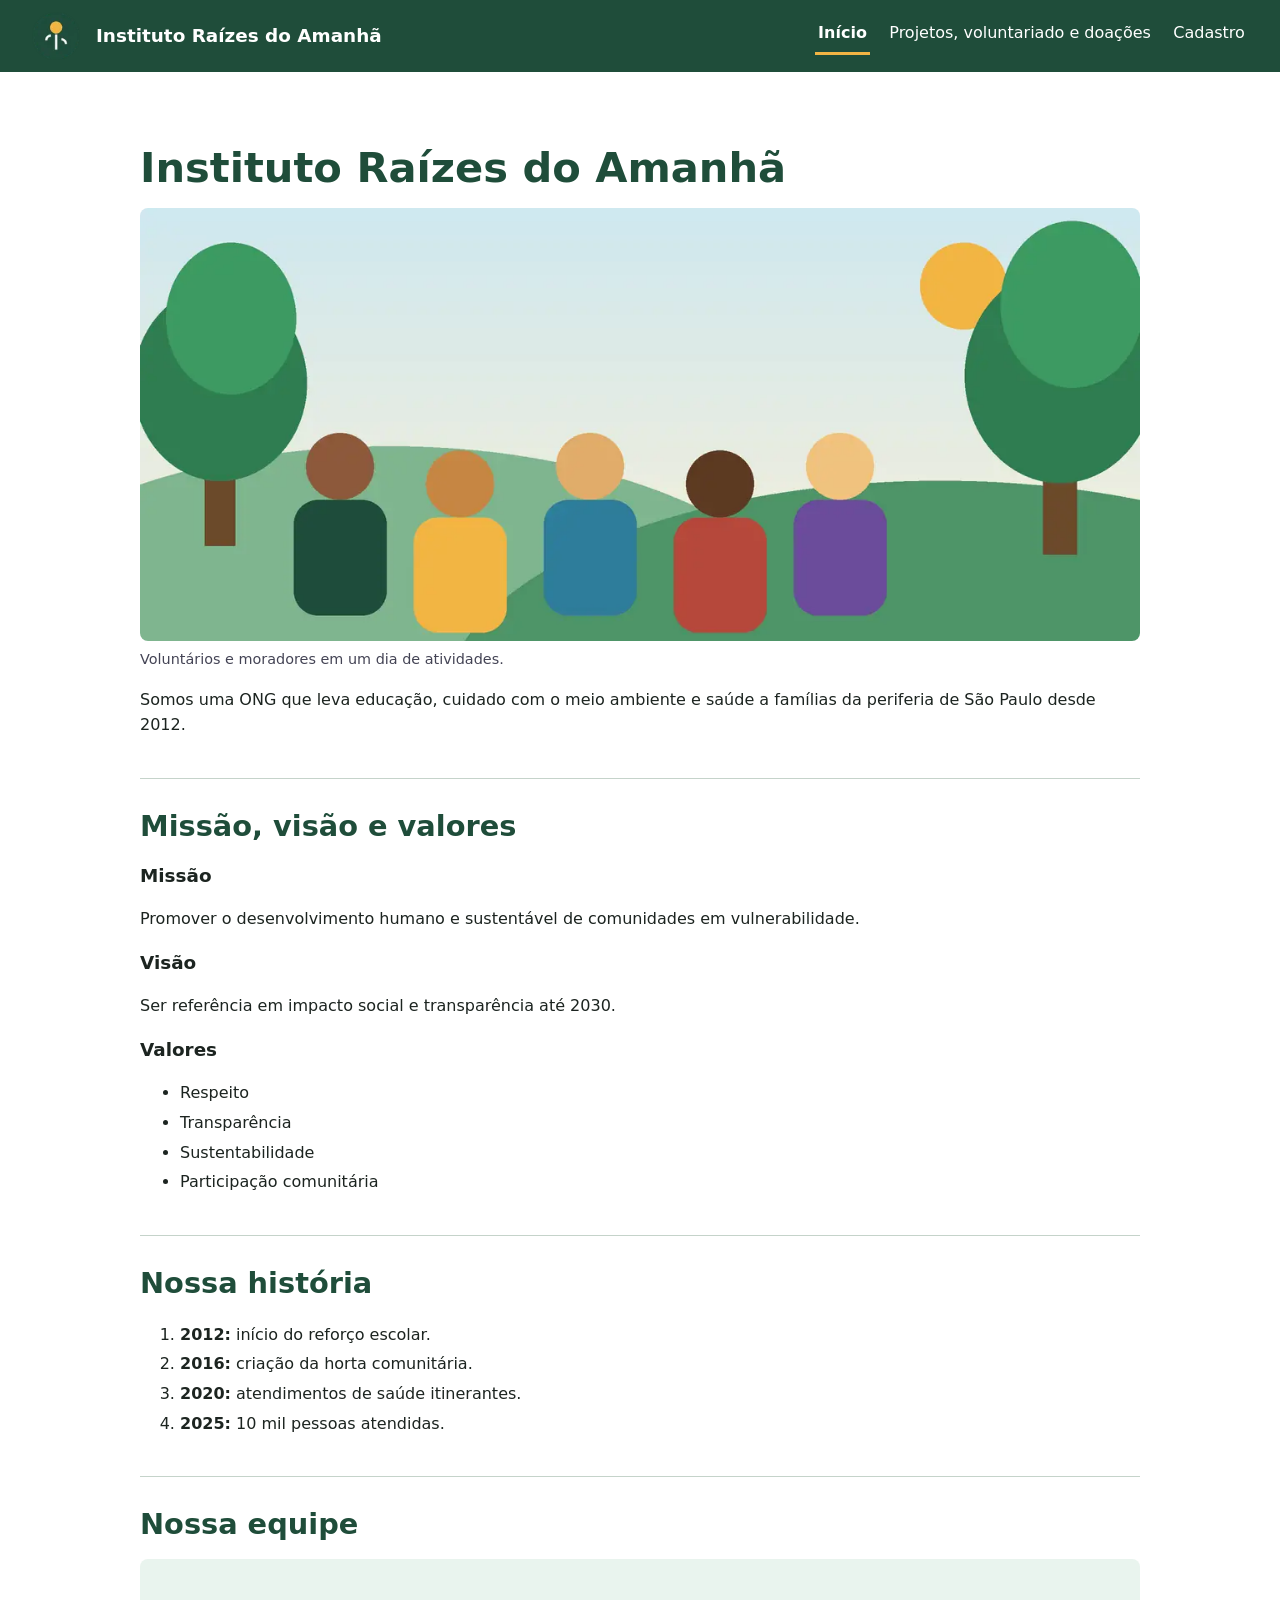
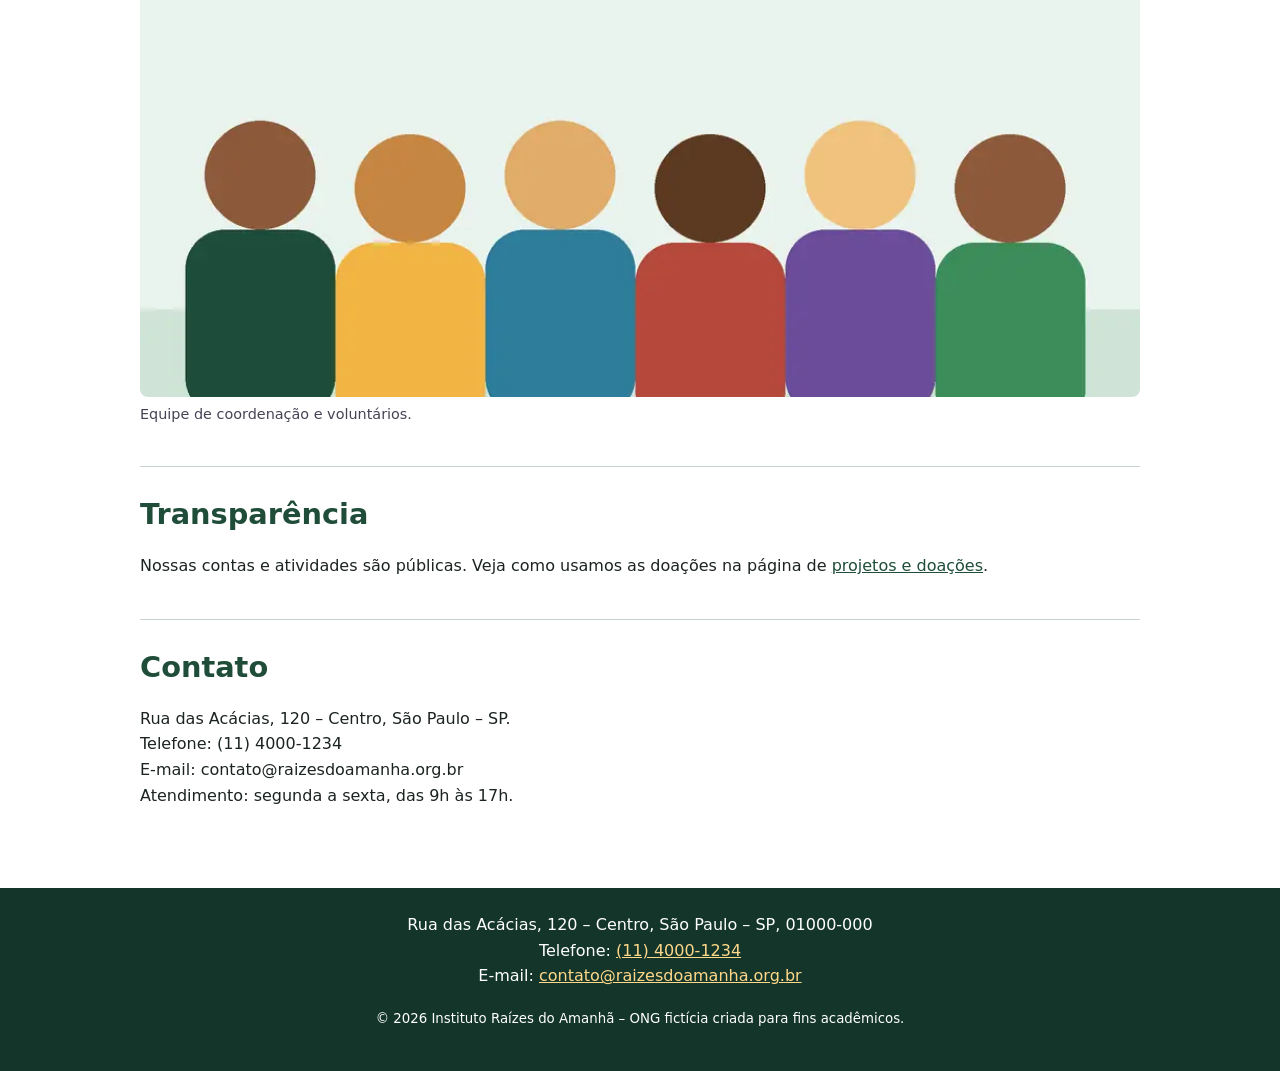
<file: instituto-raizes-do-amanha (1)/instituto-raizes-do-amanha/index.html>
<!DOCTYPE html>
<html lang="pt-BR">
<head>
<meta charset="utf-8">
<meta name="viewport" content="width=device-width, initial-scale=1">
<title>Instituto Raízes do Amanhã – Início</title>
<meta name="description" content="ONG que atua com educação, meio ambiente e saúde. Conheça nossa missão, equipe e contato.">
<link rel="stylesheet" href="css/style.css">
</head>
<body>
<header>
<picture>
<source type="image/webp" srcset="img/logo.webp">
<img src="img/logo.png" alt="Logotipo do Instituto Raízes do Amanhã" width="64" height="64">
</picture>
<p><strong>Instituto Raízes do Amanhã</strong></p>
<nav aria-label="Menu principal">
<ul>
<li><a href="index.html" aria-current="page">Início</a></li>
<li><a href="projetos.html">Projetos, voluntariado e doações</a></li>
<li><a href="cadastro.html">Cadastro</a></li>
</ul>
</nav>
</header>
<main>

<section>
<h1>Instituto Raízes do Amanhã</h1>
<figure>
<picture>
<source type="image/webp" srcset="img/hero.webp">
<img src="img/hero.jpg" alt="Ilustração de voluntários e crianças reunidos em uma comunidade" width="1200" height="520">
</picture>
<figcaption>Voluntários e moradores em um dia de atividades.</figcaption>
</figure>
<p>Somos uma ONG que leva educação, cuidado com o meio ambiente e saúde a famílias da periferia de São Paulo desde 2012.</p>
</section>

<section>
<h2>Missão, visão e valores</h2>
<h3>Missão</h3>
<p>Promover o desenvolvimento humano e sustentável de comunidades em vulnerabilidade.</p>
<h3>Visão</h3>
<p>Ser referência em impacto social e transparência até 2030.</p>
<h3>Valores</h3>
<ul>
<li>Respeito</li>
<li>Transparência</li>
<li>Sustentabilidade</li>
<li>Participação comunitária</li>
</ul>
</section>

<section>
<h2>Nossa história</h2>
<ol>
<li><strong>2012:</strong> início do reforço escolar.</li>
<li><strong>2016:</strong> criação da horta comunitária.</li>
<li><strong>2020:</strong> atendimentos de saúde itinerantes.</li>
<li><strong>2025:</strong> 10 mil pessoas atendidas.</li>
</ol>
</section>

<section>
<h2>Nossa equipe</h2>
<figure>
<picture>
<source type="image/webp" srcset="img/equipe.webp">
<img src="img/equipe.jpg" alt="Ilustração da equipe do instituto reunida em fila" width="960" height="420">
</picture>
<figcaption>Equipe de coordenação e voluntários.</figcaption>
</figure>
</section>

<section>
<h2>Transparência</h2>
<p>Nossas contas e atividades são públicas. Veja como usamos as doações na página de <a href="projetos.html#como-doar">projetos e doações</a>.</p>
</section>

<section>
<h2>Contato</h2>
<p>Rua das Acácias, 120 – Centro, São Paulo – SP.<br>
Telefone: (11) 4000-1234<br>
E-mail: contato@raizesdoamanha.org.br<br>
Atendimento: segunda a sexta, das 9h às 17h.</p>
</section>

</main>
<footer>
<hr>
<address>
Rua das Acácias, 120 – Centro, São Paulo – SP, 01000-000<br>
Telefone: <a href="tel:+551140001234">(11) 4000-1234</a><br>
E-mail: <a href="mailto:contato@raizesdoamanha.org.br">contato@raizesdoamanha.org.br</a>
</address>
<p><small>© 2026 Instituto Raízes do Amanhã – ONG fictícia criada para fins acadêmicos.</small></p>
</footer>
<script src="js/script.js" defer></script>
</body>
</html>
</file>
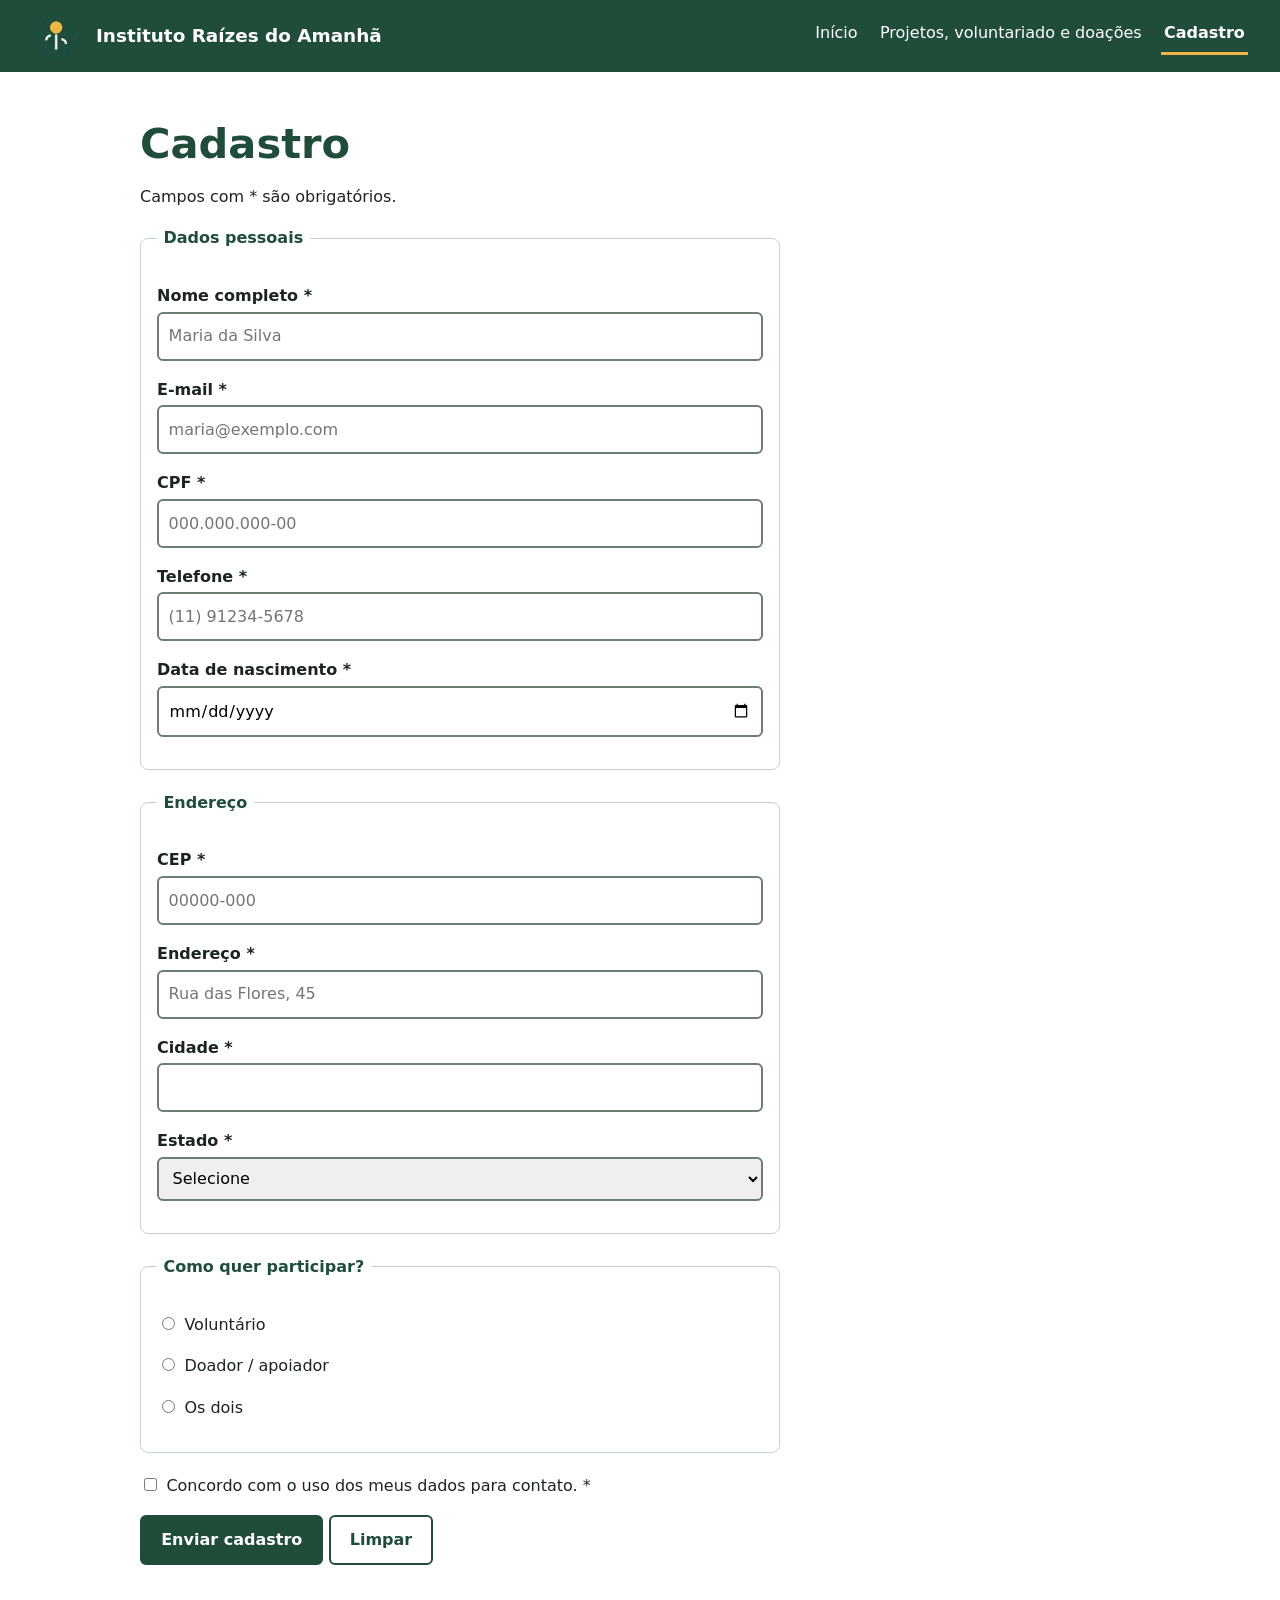
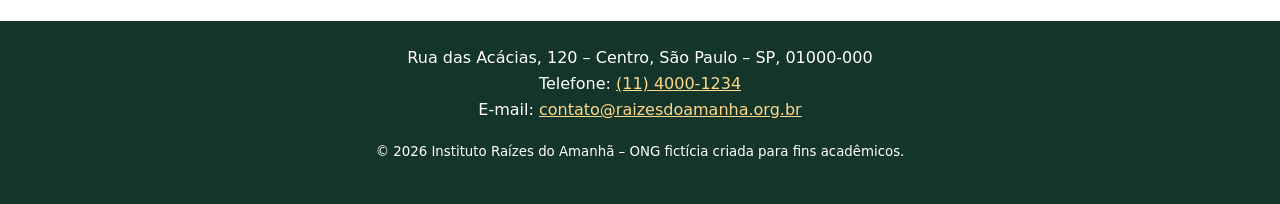
<file: instituto-raizes-do-amanha (1)/instituto-raizes-do-amanha/cadastro.html>
<!DOCTYPE html>
<html lang="pt-BR">
<head>
<meta charset="utf-8">
<meta name="viewport" content="width=device-width, initial-scale=1">
<title>Cadastro – Instituto Raízes do Amanhã</title>
<meta name="description" content="Cadastre-se como voluntário ou apoiador do Instituto Raízes do Amanhã.">
<link rel="stylesheet" href="css/style.css">
</head>
<body>
<header>
<picture>
<source type="image/webp" srcset="img/logo.webp">
<img src="img/logo.png" alt="Logotipo do Instituto Raízes do Amanhã" width="64" height="64">
</picture>
<p><strong>Instituto Raízes do Amanhã</strong></p>
<nav aria-label="Menu principal">
<ul>
<li><a href="index.html">Início</a></li>
<li><a href="projetos.html">Projetos, voluntariado e doações</a></li>
<li><a href="cadastro.html" aria-current="page">Cadastro</a></li>
</ul>
</nav>
</header>
<main>

<h1>Cadastro</h1>
<p id="aviso" role="status" hidden></p>
<p>Campos com * são obrigatórios.</p>

<form action="#" method="post" id="form-cadastro">
<fieldset>
<legend>Dados pessoais</legend>
<p><label for="nome">Nome completo *</label><br>
<input type="text" id="nome" name="nome" placeholder="Maria da Silva" required minlength="5"></p>
<p><label for="email">E-mail *</label><br>
<input type="email" id="email" name="email" placeholder="maria@exemplo.com" required></p>
<p><label for="cpf">CPF *</label><br>
<input type="text" id="cpf" name="cpf" placeholder="000.000.000-00" maxlength="14" pattern="\d{3}\.\d{3}\.\d{3}-\d{2}" title="Use o formato 000.000.000-00" required></p>
<p><label for="telefone">Telefone *</label><br>
<input type="tel" id="telefone" name="telefone" placeholder="(11) 91234-5678" maxlength="15" pattern="\(\d{2}\) \d{4,5}-\d{4}" title="Use o formato (11) 91234-5678" required></p>
<p><label for="nascimento">Data de nascimento *</label><br>
<input type="date" id="nascimento" name="nascimento" max="2008-10-08" required></p>
</fieldset>

<fieldset>
<legend>Endereço</legend>
<p><label for="cep">CEP *</label><br>
<input type="text" id="cep" name="cep" placeholder="00000-000" maxlength="9" pattern="\d{5}-\d{3}" title="Use o formato 00000-000" required></p>
<p><label for="endereco">Endereço *</label><br>
<input type="text" id="endereco" name="endereco" placeholder="Rua das Flores, 45" required></p>
<p><label for="cidade">Cidade *</label><br>
<input type="text" id="cidade" name="cidade" required></p>
<p><label for="estado">Estado *</label><br>
<select id="estado" name="estado" required>
<option value="">Selecione</option>
<option value="AC">AC</option>
<option value="AL">AL</option>
<option value="AP">AP</option>
<option value="AM">AM</option>
<option value="BA">BA</option>
<option value="CE">CE</option>
<option value="DF">DF</option>
<option value="ES">ES</option>
<option value="GO">GO</option>
<option value="MA">MA</option>
<option value="MT">MT</option>
<option value="MS">MS</option>
<option value="MG">MG</option>
<option value="PA">PA</option>
<option value="PB">PB</option>
<option value="PR">PR</option>
<option value="PE">PE</option>
<option value="PI">PI</option>
<option value="RJ">RJ</option>
<option value="RN">RN</option>
<option value="RS">RS</option>
<option value="RO">RO</option>
<option value="RR">RR</option>
<option value="SC">SC</option>
<option value="SP">SP</option>
<option value="SE">SE</option>
<option value="TO">TO</option>
</select></p>
</fieldset>

<fieldset>
<legend>Como quer participar?</legend>
<p><input type="radio" id="vol" name="perfil" value="voluntario" required><label for="vol">Voluntário</label></p>
<p><input type="radio" id="doa" name="perfil" value="doador"><label for="doa">Doador / apoiador</label></p>
<p><input type="radio" id="ambos" name="perfil" value="ambos"><label for="ambos">Os dois</label></p>
</fieldset>

<p><input type="checkbox" id="aceite" name="aceite" required><label for="aceite">Concordo com o uso dos meus dados para contato. *</label></p>

<p><button type="submit">Enviar cadastro</button> <button type="reset">Limpar</button></p>
</form>

</main>
<footer>
<hr>
<address>
Rua das Acácias, 120 – Centro, São Paulo – SP, 01000-000<br>
Telefone: <a href="tel:+551140001234">(11) 4000-1234</a><br>
E-mail: <a href="mailto:contato@raizesdoamanha.org.br">contato@raizesdoamanha.org.br</a>
</address>
<p><small>© 2026 Instituto Raízes do Amanhã – ONG fictícia criada para fins acadêmicos.</small></p>
</footer>
<script src="js/script.js" defer></script>
</body>
</html>
</file>
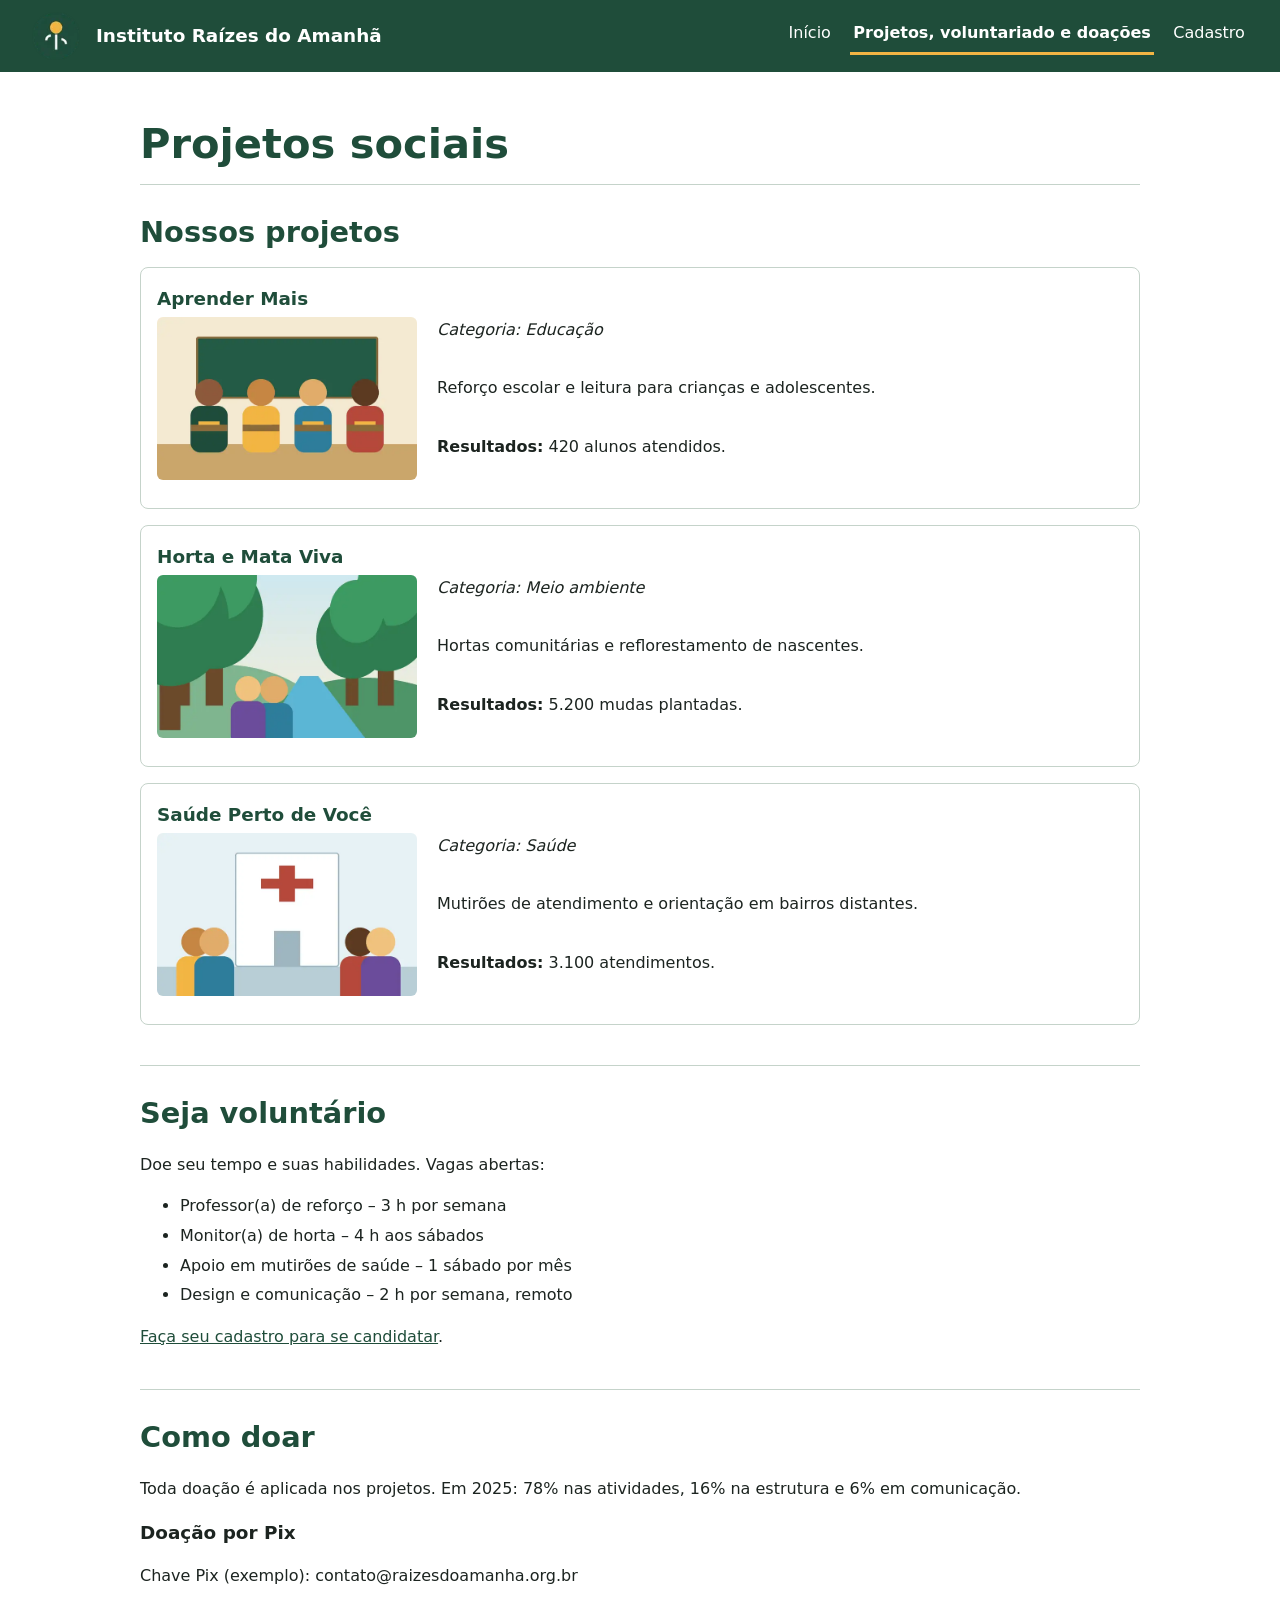
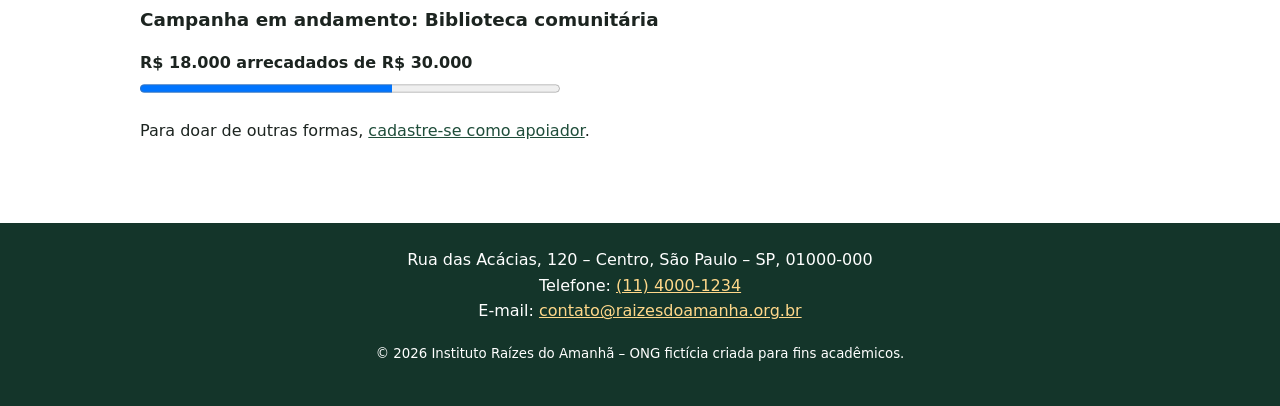
<file: instituto-raizes-do-amanha (1)/instituto-raizes-do-amanha/projetos.html>
<!DOCTYPE html>
<html lang="pt-BR">
<head>
<meta charset="utf-8">
<meta name="viewport" content="width=device-width, initial-scale=1">
<title>Projetos sociais, voluntariado e doações – Instituto Raízes do Amanhã</title>
<meta name="description" content="Conheça os projetos sociais, saiba como ser voluntário e como doar para o Instituto Raízes do Amanhã.">
<link rel="stylesheet" href="css/style.css">
</head>
<body>
<header>
<picture>
<source type="image/webp" srcset="img/logo.webp">
<img src="img/logo.png" alt="Logotipo do Instituto Raízes do Amanhã" width="64" height="64">
</picture>
<p><strong>Instituto Raízes do Amanhã</strong></p>
<nav aria-label="Menu principal">
<ul>
<li><a href="index.html">Início</a></li>
<li><a href="projetos.html" aria-current="page">Projetos, voluntariado e doações</a></li>
<li><a href="cadastro.html">Cadastro</a></li>
</ul>
</nav>
</header>
<main>

<h1>Projetos sociais</h1>

<section>
<h2>Nossos projetos</h2>
<article>
<h3>Aprender Mais</h3>
<picture>
<source type="image/webp" srcset="img/projeto-educacao.webp">
<img src="img/projeto-educacao.jpg" alt="Ilustração de sala de aula com quadro verde e alunos" width="640" height="400">
</picture>
<p><em>Categoria: Educação</em></p>
<p>Reforço escolar e leitura para crianças e adolescentes.</p>
<p><strong>Resultados:</strong> 420 alunos atendidos.</p>
</article>
<article>
<h3>Horta e Mata Viva</h3>
<picture>
<source type="image/webp" srcset="img/projeto-ambiente.webp">
<img src="img/projeto-ambiente.jpg" alt="Ilustração de árvores, rio e voluntários plantando" width="640" height="400">
</picture>
<p><em>Categoria: Meio ambiente</em></p>
<p>Hortas comunitárias e reflorestamento de nascentes.</p>
<p><strong>Resultados:</strong> 5.200 mudas plantadas.</p>
</article>
<article>
<h3>Saúde Perto de Você</h3>
<picture>
<source type="image/webp" srcset="img/projeto-saude.webp">
<img src="img/projeto-saude.jpg" alt="Ilustração de unidade de saúde com cruz vermelha" width="640" height="400">
</picture>
<p><em>Categoria: Saúde</em></p>
<p>Mutirões de atendimento e orientação em bairros distantes.</p>
<p><strong>Resultados:</strong> 3.100 atendimentos.</p>
</article>
</section>

<section id="voluntariado">
<h2>Seja voluntário</h2>
<p>Doe seu tempo e suas habilidades. Vagas abertas:</p>
<ul>
<li>Professor(a) de reforço – 3 h por semana</li>
<li>Monitor(a) de horta – 4 h aos sábados</li>
<li>Apoio em mutirões de saúde – 1 sábado por mês</li>
<li>Design e comunicação – 2 h por semana, remoto</li>
</ul>
<p><a href="cadastro.html">Faça seu cadastro para se candidatar</a>.</p>
</section>

<section id="como-doar">
<h2>Como doar</h2>
<p>Toda doação é aplicada nos projetos. Em 2025: 78% nas atividades, 16% na estrutura e 6% em comunicação.</p>
<h3>Doação por Pix</h3>
<p>Chave Pix (exemplo): contato@raizesdoamanha.org.br</p>
<h3>Campanha em andamento: Biblioteca comunitária</h3>
<p><label for="meta">R$ 18.000 arrecadados de R$ 30.000</label><br>
<progress id="meta" max="30000" value="18000">60%</progress></p>
<p>Para doar de outras formas, <a href="cadastro.html">cadastre-se como apoiador</a>.</p>
</section>

</main>
<footer>
<hr>
<address>
Rua das Acácias, 120 – Centro, São Paulo – SP, 01000-000<br>
Telefone: <a href="tel:+551140001234">(11) 4000-1234</a><br>
E-mail: <a href="mailto:contato@raizesdoamanha.org.br">contato@raizesdoamanha.org.br</a>
</address>
<p><small>© 2026 Instituto Raízes do Amanhã – ONG fictícia criada para fins acadêmicos.</small></p>
</footer>
<script src="js/script.js" defer></script>
</body>
</html>
</file>
<file: instituto-raizes-do-amanha (1)/instituto-raizes-do-amanha/css/style.css>
/* Instituto Raízes do Amanhã – estilos mobile-first aplicados direto nas tags semânticas */
:root{
  --verde:#1F4D3A; --verde-escuro:#14352a; --claro:#EAF3EE; --ocre:#F2B544;
  --texto:#1c2420; --borda:#c5d3ca; --foco:#0b57d0;
}
*,*::before,*::after{box-sizing:border-box}
body{margin:0;font-family:system-ui,-apple-system,"Segoe UI",Roboto,Arial,sans-serif;line-height:1.6;color:var(--texto);background:#fff}
img{max-width:100%;height:auto;display:block}
a{color:var(--verde)}
a:focus-visible,button:focus-visible,input:focus-visible,select:focus-visible{outline:3px solid var(--foco);outline-offset:2px}

/* Cabeçalho e menu */
header{background:var(--verde);color:#fff;padding:.75rem 1rem;display:flex;flex-wrap:wrap;align-items:center;gap:.5rem 1rem}
header img{width:48px;height:48px}
header p{margin:0;font-size:1.15rem}
header nav{width:100%}
header ul{list-style:none;margin:0;padding:0;display:flex;flex-wrap:wrap;gap:.25rem 1rem}
header a{color:#fff;display:inline-block;padding:.4rem .2rem;text-decoration:none}
header a:hover{text-decoration:underline}
header a[aria-current="page"]{border-bottom:3px solid var(--ocre);font-weight:700}

/* Conteúdo */
main{width:min(100% - 2rem,1000px);margin:0 auto;padding:1.5rem 0}
h1{font-size:clamp(1.8rem,5vw,2.6rem);line-height:1.15;margin:.5rem 0 1rem;color:var(--verde)}
h2{font-size:clamp(1.4rem,3.5vw,1.8rem);margin:0 0 .75rem;color:var(--verde)}
h3{font-size:1.15rem;margin:.75rem 0 .25rem}
main>section{padding:1.5rem 0;border-top:1px solid var(--borda)}
main>section:first-child{border-top:0}
figure{margin:0 0 1rem}
figure img{border-radius:8px;width:100%}
figcaption{font-size:.9rem;color:#445;margin-top:.4rem}
ol li,ul li{margin-bottom:.25rem}

/* Cartões de projetos */
article{border:1px solid var(--borda);border-radius:8px;padding:1rem;margin-bottom:1rem;background:#fff}
article img{border-radius:6px;margin-bottom:.75rem}
article h3{margin-top:0;color:var(--verde)}

progress{width:100%;max-width:420px;height:1.1rem}

/* Formulário */
form{max-width:640px}
fieldset{border:1px solid var(--borda);border-radius:8px;margin:0 0 1.25rem;padding:1rem}
legend{font-weight:700;padding:0 .4rem;color:var(--verde)}
label{font-weight:600}
input[type="radio"]+label,input[type="checkbox"]+label{font-weight:400;margin-left:.4rem}
input[type="text"],input[type="email"],input[type="tel"],input[type="date"],select{width:100%;padding:.6rem;margin-top:.2rem;border:2px solid #6c7d73;border-radius:6px;font:inherit}
input:user-invalid,select:user-invalid{border-color:#a02b20}
button{background:var(--verde);color:#fff;border:2px solid var(--verde);padding:.65rem 1.2rem;border-radius:6px;font:inherit;font-weight:600;cursor:pointer}
button:hover{background:var(--verde-escuro)}
button[type="reset"]{background:#fff;color:var(--verde)}
button[type="reset"]:hover{background:var(--claro)}

/* Rodapé */
footer{background:var(--verde-escuro);color:#fff;padding:1.5rem 1rem;text-align:center}
footer hr{display:none}
footer a{color:#ffd88a}
address{font-style:normal}

/* Tablet e desktop */
@media (min-width:700px){
  header{padding:.75rem 2rem}
  header nav{width:auto;margin-left:auto}
  article{display:grid;grid-template-columns:260px 1fr;column-gap:1.25rem}
  article h3{grid-column:1/-1}
  article picture{grid-column:1;grid-row:2/5}
  article p{grid-column:2;margin:0 0 .5rem}
}
@media (min-width:1100px){main{padding:2.5rem 0}}
@media (prefers-reduced-motion:reduce){*{animation:none!important;transition:none!important}}
</file>
